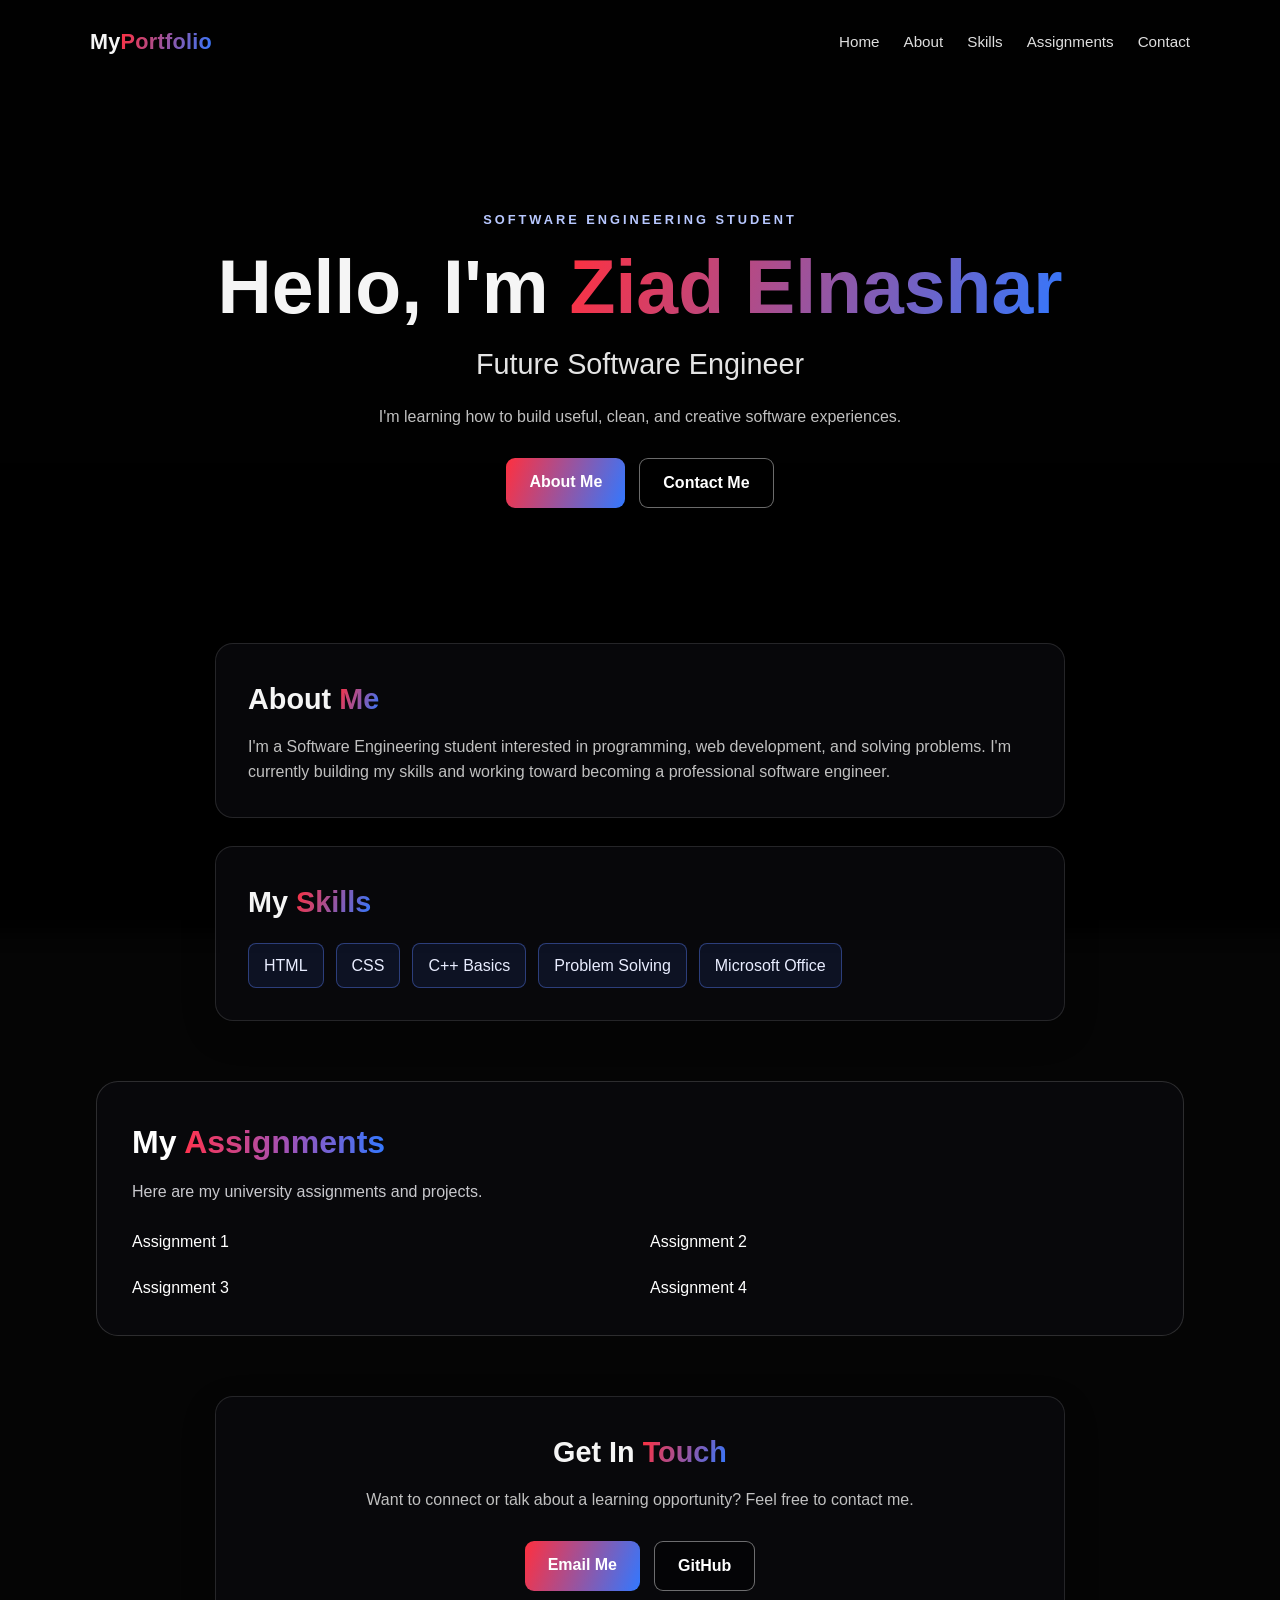
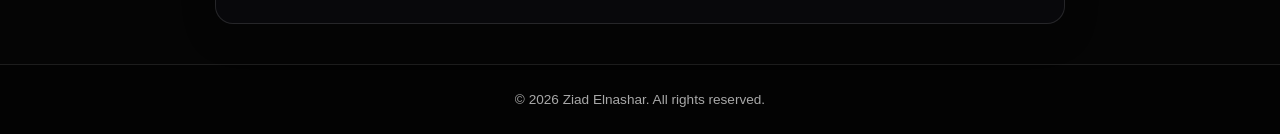
<file: index.html>
<!DOCTYPE html>
<html lang="en">
<head>
  <meta charset="UTF-8">
  <meta name="viewport" content="width=device-width, initial-scale=1.0">
  <title>My Portfolio</title>
  <link rel="stylesheet" href="style.css">
</head>
<body>
  <header class="navbar">
    <a class="logo" href="#home">My<span>Portfolio</span></a>
    <nav aria-label="Main navigation">
      <a href="#home">Home</a>
      <a href="#about">About</a>
      <a href="#skills">Skills</a>
      <a href="#assignments">Assignments</a>
      <a href="#contact">Contact</a>
    </nav>
  </header>

  <main>
    <section class="hero" id="home">
      <p class="eyebrow">SOFTWARE ENGINEERING STUDENT</p>
      <h1>Hello, I'm <span>Ziad Elnashar</span></h1>
      <h2>Future Software Engineer</h2>
      <p class="intro">I'm learning how to build useful, clean, and creative software experiences.</p>
      <div class="hero-buttons">
        <a class="button primary" href="#about">About Me</a>
        <a class="button secondary" href="#contact">Contact Me</a>
      </div>
    </section>

    <section class="section-card" id="about">
      <h2>About <span>Me</span></h2>
      <p>I'm a Software Engineering student interested in programming, web development, and solving problems. I'm currently building my skills and working toward becoming a professional software engineer.</p>
    </section>

    <section class="section-card" id="skills">
      <h2>My <span>Skills</span></h2>
      <div class="skills-list">
        <span class="skill">HTML</span>
        <span class="skill">CSS</span>
        <span class="skill">C++ Basics</span>
        <span class="skill">Problem Solving</span>
        <span class="skill">Microsoft Office</span>
      </div>
      </section>
      

     <!-- Assignments Section -->
<section class="assignments" id="assignments">

  <h2>My <span>Assignments</span></h2>

  <p class="assignments-description">
    Here are my university assignments and projects.
  </p>

  <div class="assignments-container" id="assignments-container">

    <!-- Add your assignments here -->
    <a href="assignments/Assignment 1.html" target="_blank"> Assignment 1 </a>
    <a href="assignments/Assignment 2.html" target="_blank"> Assignment 2 </a>
    <a href="assignments/Assignment 3.html" target="_blank"> Assignment 3 </a>
    <a href="assignments/Assignment 4.html" target="_blank"> Assignment 4 </a>

  </div>

</section>

    <section class="section-card contact-card" id="contact">
      <h2>Get In <span>Touch</span></h2>
      <p>Want to connect or talk about a learning opportunity? Feel free to contact me.</p>
      <div class="hero-buttons">
        <a class="button primary" href="mailto:zziaddmohamedd@example.com">Email Me</a>
        <a class="button secondary" href="https://github.com/ziad3034" target="_blank" rel="noopener noreferrer">GitHub</a>
      </div>
    </section>
  </main>

  <footer>© 2026 Ziad Elnashar. All rights reserved.</footer>
</body>
</html>
</file>
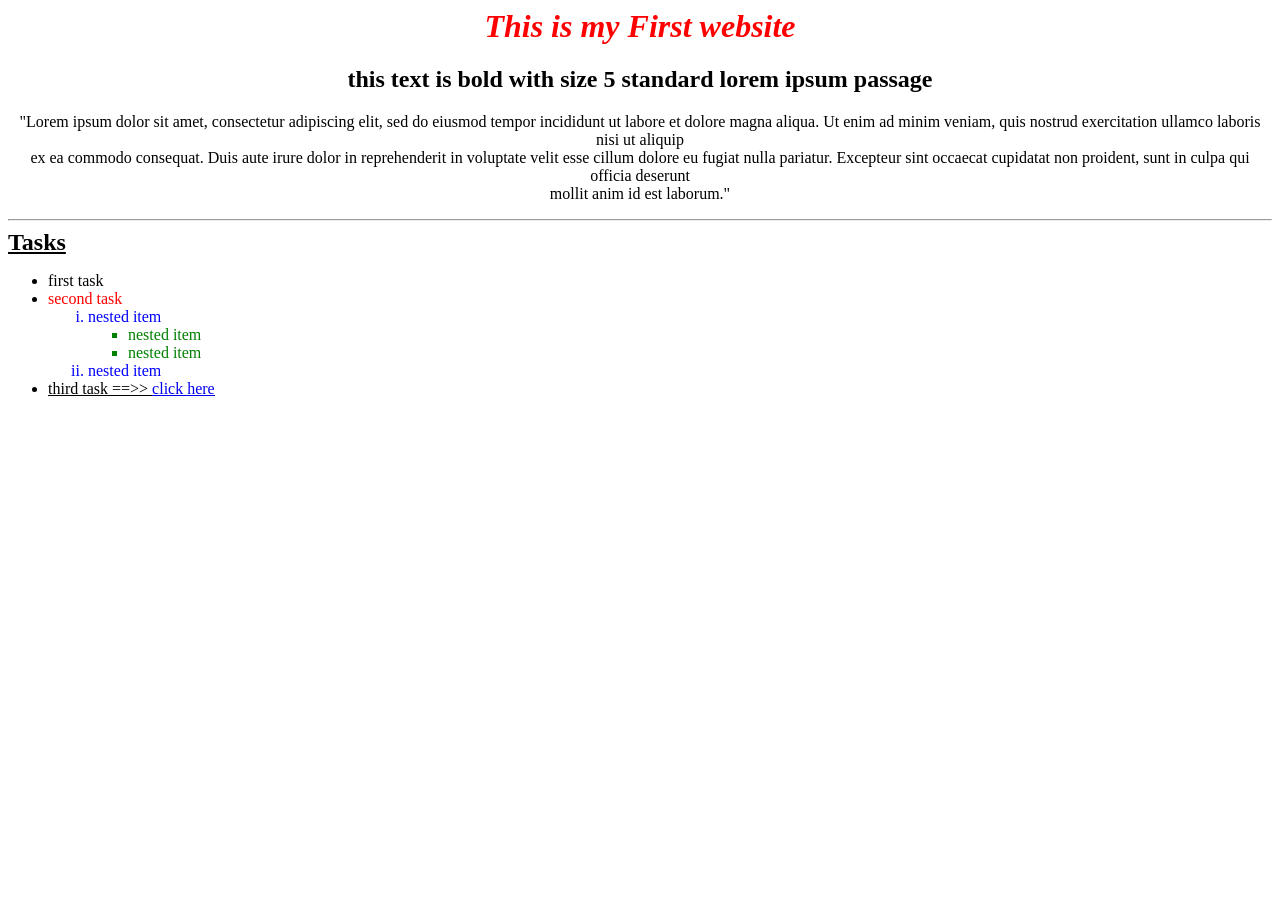
<file: assignments/Assignment 1.html>
<html>

<head> <title >
</title>
    </head>

    <body>
        <h1 align ="center">
            <font color = " red " >
                <i>
    This is my First website</i>
                </font>
</h1>
<h2 align="center">
<b> this text is bold with size 5 standard lorem ipsum passage</b></h2>

<p align="center">"Lorem ipsum dolor sit amet, consectetur adipiscing elit, sed do eiusmod tempor incididunt ut labore et dolore magna aliqua. Ut enim ad minim veniam, quis nostrud exercitation ullamco laboris nisi ut aliquip
     <br>ex ea commodo consequat. Duis aute irure dolor in reprehenderit in voluptate velit esse cillum dolore eu fugiat nulla pariatur. Excepteur sint occaecat cupidatat non proident, sunt in culpa qui officia deserunt 
     <br>mollit anim id est laborum."</p>

     <hr>

     <font size = "5" face = "algerian">
<b> <u>Tasks</u></b>
</font>
<ul>
    <li>first task</li>
    <li>
       <font color = "red"> second task </font>
       <ol type ="i">
        <font color ="blue">
        <li>nested item </li>
            <ul type = "square">
                <font color = "green">
                <li>nested item</li>
                <li>nested item</li> 
            </font></ul>
        </li>
           <li>nested item</li>
    </font>
        </ol>
        
<li><u> third task ==>>  <u>  <a href = "page2.html" target="_blank"> click here </a></li>
</ul>



    </body>





    </html>
</file>
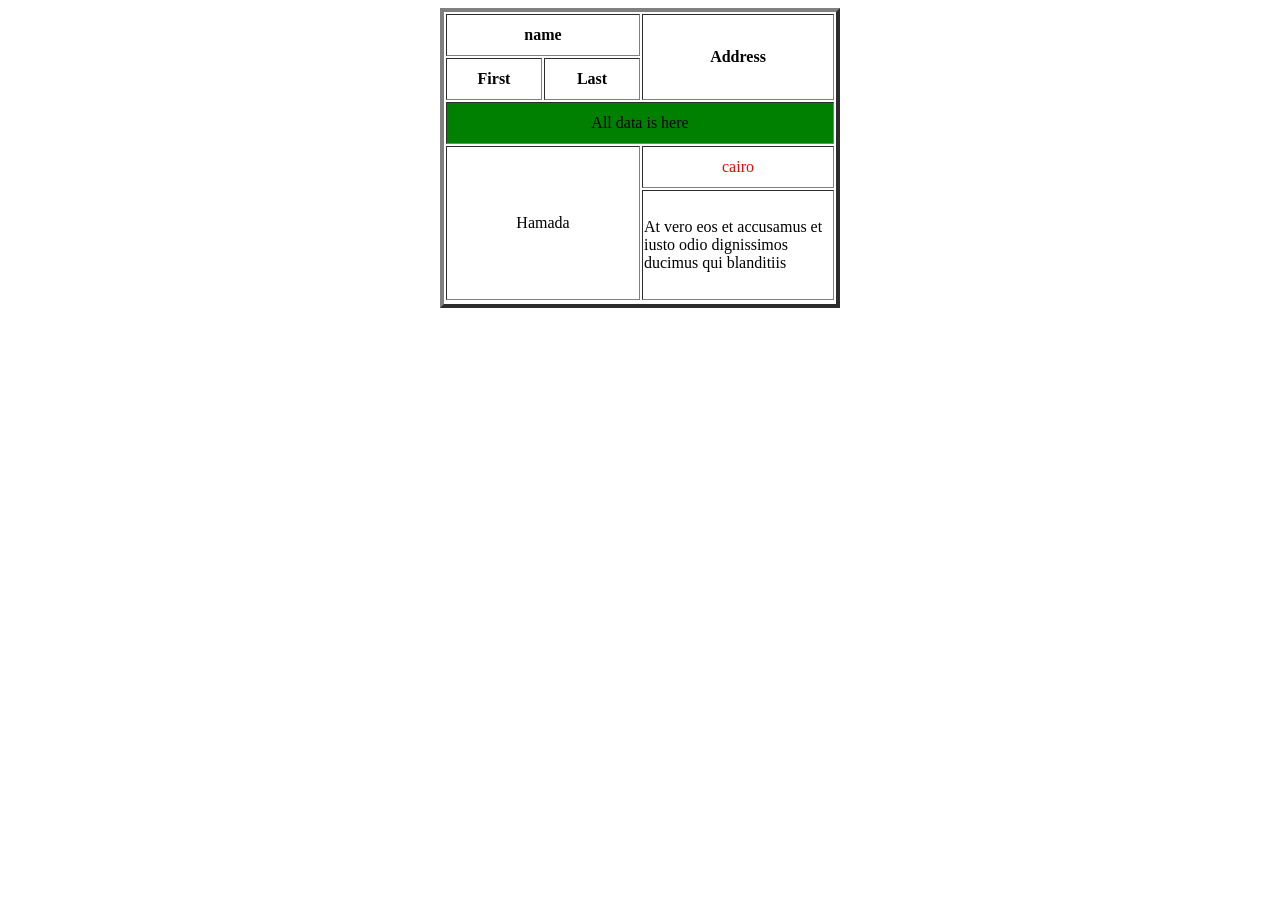
<file: assignments/Assignment 3.html>
<html>
<head>
    <title>Task 2</title>
</head>
<body>

    <h1>
       
    </h1>

<table align="center" border="4" width="400" height="300" > 
    <thead>
        <tr>
            <th colspan="2" WIDTH="">name</th>
            <th rowspan="2" width="50%">Address</th>
        </tr> 
        <tr>
            <th width="25%">First</th>
            <th>Last</th>
        </tr>
  

    <tr> 
        <td colspan="3" width="100%" bgcolor="green" align="center">All data is here</td>
        </tr>
    <tr> 
        <td rowspan="2" colspan="2" ALIGN="CENTER">Hamada</td>
        <td align="center"><font color="red" >cairo</td>
        
    </tr>
    <tr> <td> At vero eos et accusamus et iusto odio dignissimos ducimus qui blanditiis  </td>  </tr> 
    <tr></tr>
</thead>




</table>









</body>
</html>
</file>
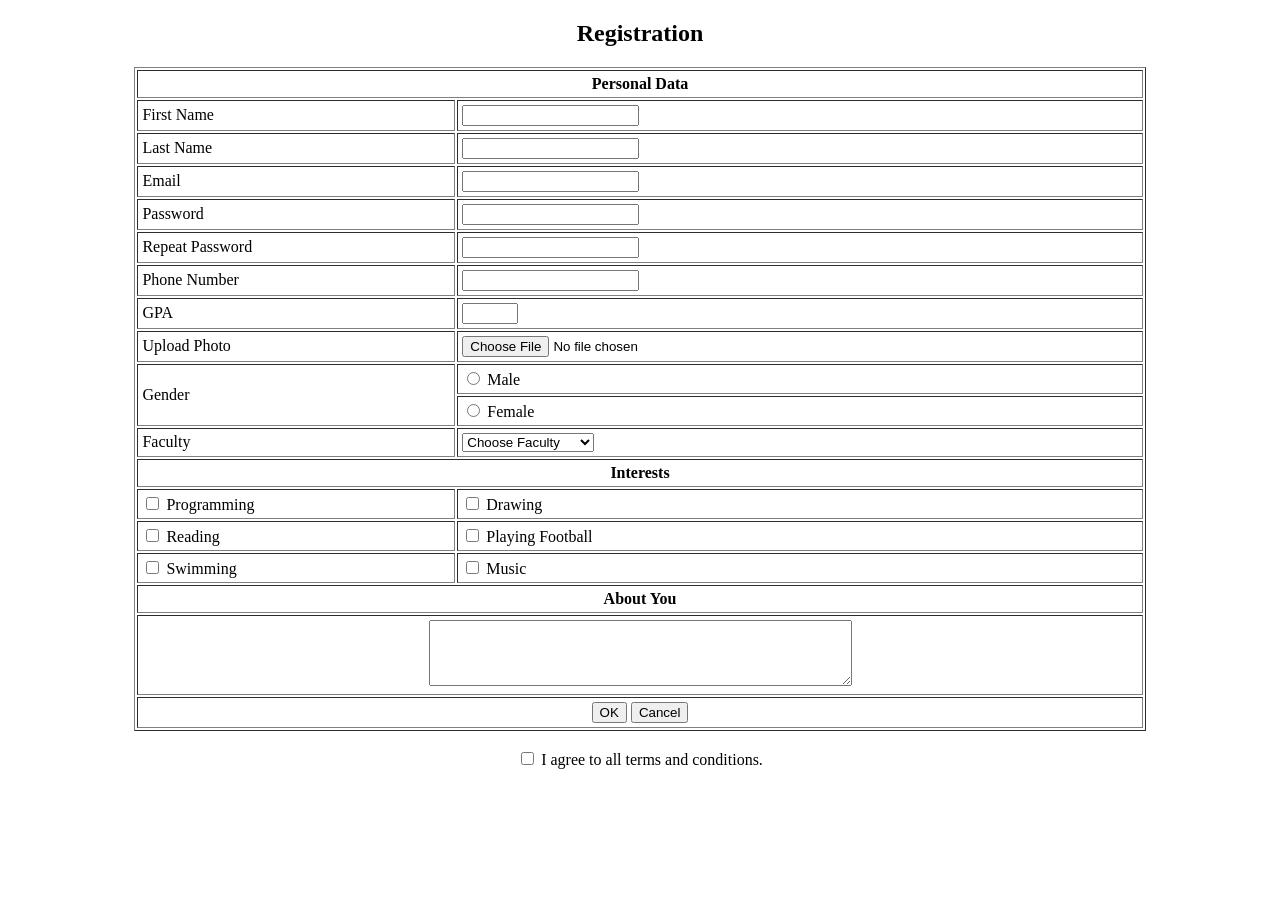
<file: assignments/Assignment 4.html>
<!DOCTYPE html>
<html>
<head>
    <title>Registration</title>
</head>

<body>

<h2 align="center">Registration</h2>

<form action="Thankyou.html" method="get">

<table border="1" width="80%" align="center" cellpadding="4">

    <tr>
        <th colspan="2">Personal Data</th>
    </tr>

    <tr>
        <td>First Name</td>
        <td>
            <input type="text" pattern="[A-Za-z ]+" required>
        </td>
    </tr>

    <tr>
        <td>Last Name</td>
        <td>
            <input type="text" pattern="[A-Za-z ]+" required>
        </td>
    </tr>

    <tr>
        <td>Email</td>
        <td>
            <input type="email" required>
        </td>
    </tr>

    <tr>
        <td>Password</td>
        <td>
            <input type="password" id="pass"
            pattern="(?=.*[a-z])(?=.*[A-Z])(?=.*[0-9])(?=.*[^A-Za-z0-9]).{8,}"
            required>
        </td>
    </tr>

    <tr>
        <td>Repeat Password</td>
        <td>
            <input type="password" id="repass" required>
        </td>
    </tr>

    <tr>
        <td>Phone Number</td>
        <td>
            <input type="tel"
            pattern="01[0125][0-9]{8}" required>
        </td>
    </tr>

    <tr>
        <td>GPA</td>
        <td>
            <input type="number" min="0" max="4"
            step="0.1" required>
        </td>
    </tr>

    <tr>
        <td>Upload Photo</td>
        <td>
            <input type="file" accept="image/*">
        </td>
    </tr>

    <tr>
        <td rowspan="2">Gender</td>
        <td>
            <input type="radio" name="gender" value="Male" required>
            Male
        </td>
    </tr>

    <tr>
        <td>
            <input type="radio" name="gender" value="Female">
            Female
        </td>
    </tr>

    <tr>
        <td>Faculty</td>
        <td>
            <select required>
                <option value="">Choose Faculty</option>
                <option>Computer Science</option>
                <option>Engineering</option>
                <option>Commerce</option>
                <option>Medicine</option>
            </select>
        </td>
    </tr>

    <tr>
        <th colspan="2">Interests</th>
    </tr>

    <tr>
        <td>
            <input type="checkbox" name="interest" value="Programming">
            Programming
        </td>

        <td>
            <input type="checkbox" name="interest" value="Drawing">
            Drawing
        </td>
    </tr>

    <tr>
        <td>
            <input type="checkbox" name="interest" value="Reading">
            Reading
        </td>

        <td>
            <input type="checkbox" name="interest" value="Football">
            Playing Football
        </td>
    </tr>

    <tr>
        <td>
            <input type="checkbox" name="interest" value="Swimming">
            Swimming
        </td>

        <td>
            <input type="checkbox" name="interest" value="Music">
            Music
        </td>
    </tr>

    <tr>
        <th colspan="2">About You</th>
    </tr>

    <tr>
        <td colspan="2" align="center">
            <textarea rows="4" cols="50"></textarea>
        </td>
    </tr>

    <tr>
        <td colspan="2" align="center">

            <button type="submit">OK</button>

            <button type="reset">Cancel</button>

        </td>
    </tr>

</table>

<br>

<center>
    <input type="checkbox" required>
    I agree to all terms and conditions.
</center>

</form>





</body>
</html>
</file>
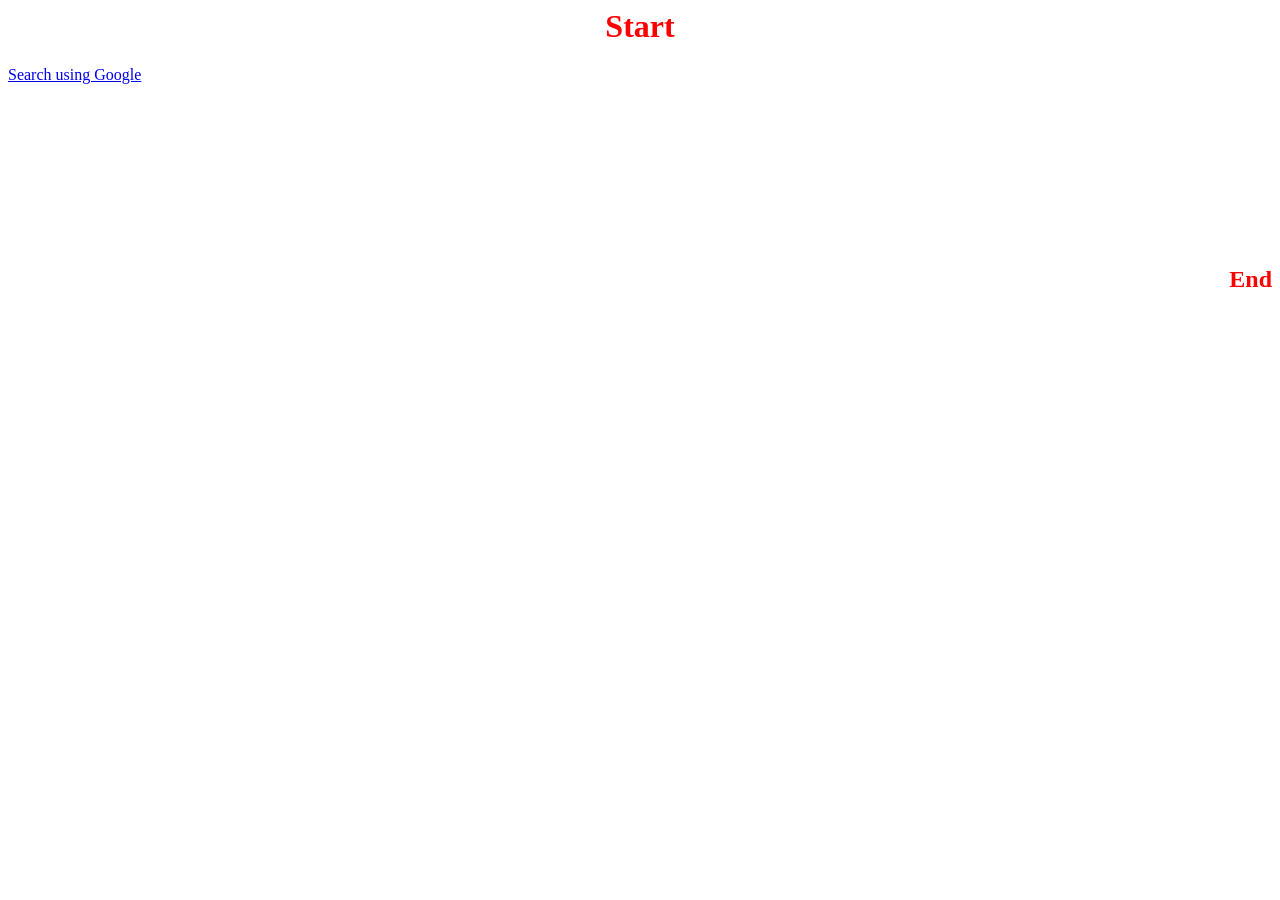
<file: assignments/page2.html>
<html>
<html>
<head>
    <title>Page 2</title>
</head>
<body>

    <h1 align = "center">
        <font color="red"> Start</font>
        </h1>

    <a href="https://www.google.com" target="_blank">
        Search using Google
    </a>

    <br><br><br><br><br><br><br><br><br><br>

    <h2 id="end" align="right"> <font color="red">End</font></h2>

    

</body>
</html>
</file>
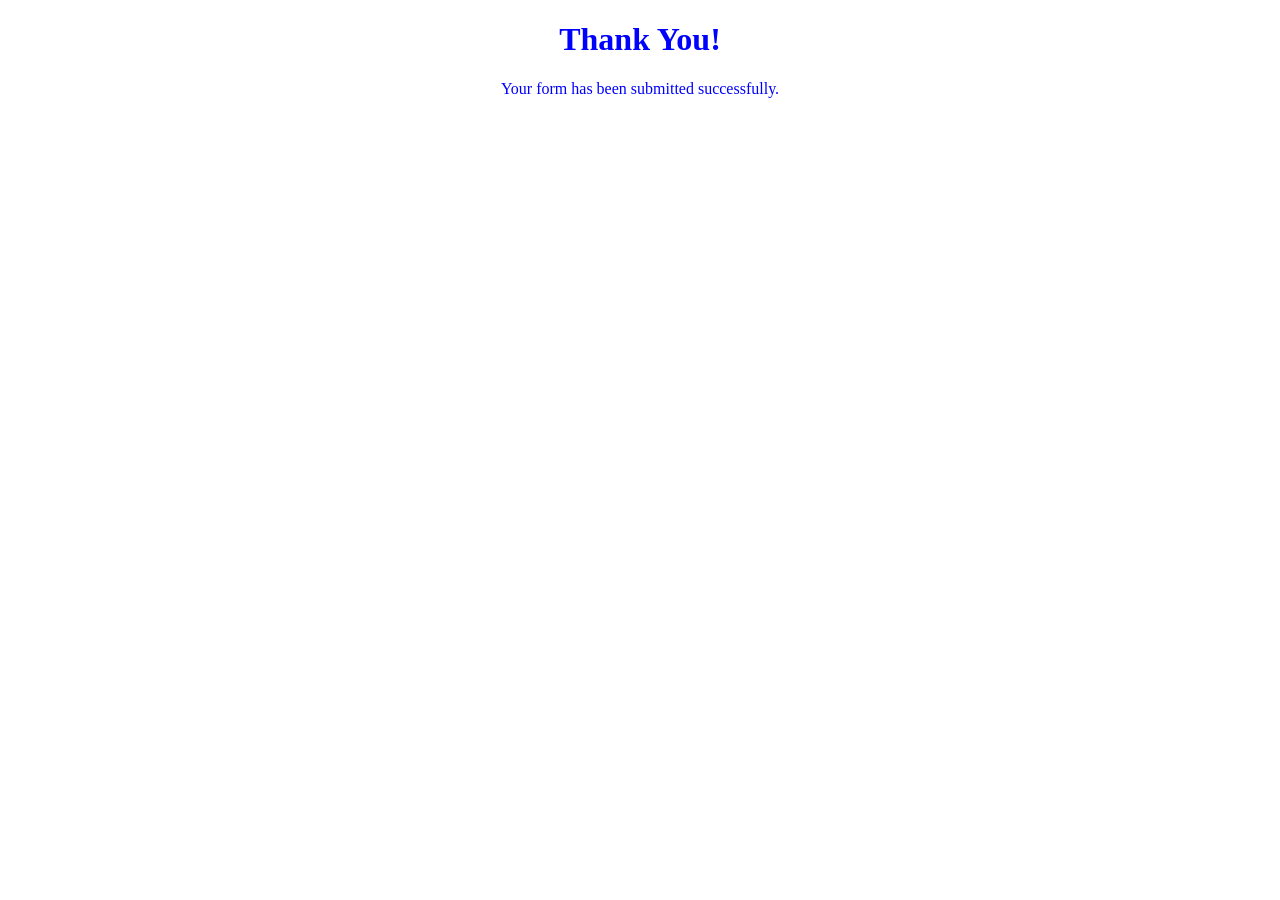
<file: assignments/Thankyou.html>
<!DOCTYPE html>
<html lang="en">
<head>
    <meta charset="UTF-8">
    <meta name="viewport" content="width=device-width, initial-scale=1.0">
    <title>Thank You</title>
</head>
<body><font color="blue" align="center">
    <h1>Thank You!</h1>
    <p>Your form has been submitted successfully.</p>
</font></body>
</html>
</file>
<file: style.css>
:root {
  --background: #050505;
  --text: #f5f5f5;
  --muted: #c0c0c0;
  --red: #ff303f;
  --blue: #3278ff;
  --panel: rgba(10, 10, 14, 0.72);
}

* {
  box-sizing: border-box;
  margin: 0;
  padding: 0;
}

html {
  scroll-behavior: smooth;
  background: var(--background);
}

body {
  min-height: 100vh;
  position: relative;
  isolation: isolate;
  overflow-x: hidden;
  background: transparent;
  color: var(--text);
  font-family: Arial, Helvetica, sans-serif;
  line-height: 1.6;
}

/* Blurred image background with a dark overlay */
body::before {
  content: "";
  position: fixed;
  inset: -18px;
  z-index: -2;
  pointer-events: none;
  background-image:
    linear-gradient(rgba(0, 0, 0, 0.72), rgba(0, 0, 0, 0.88)),
    url("https://tse2.mm.bing.net/th/id/OIP.6WdV5PE-mgxayTFiIqAnPwHaF7?r=0&rs=1&pid=ImgDetMain&o=7&rm=3");
  background-position: center;
  background-size: cover;
  background-repeat: no-repeat;
  filter: blur(9px);
  transform: scale(1.03);
}

body::after {
  content: "";
  position: fixed;
  inset: 0;
  z-index: -1;
  pointer-events: none;
  background: rgba(0, 0, 0, 0.18);
}

a {
  color: inherit;
  text-decoration: none;
}

.navbar {
  width: min(1100px, 90%);
  margin: 0 auto;
  padding: 25px 0;
  display: flex;
  justify-content: space-between;
  align-items: center;
  gap: 24px;
}

.logo {
  font-size: 1.35rem;
  font-weight: 800;
  letter-spacing: 0.3px;
}

.logo span,
h1 span,
.section-card h2 span {
  background: linear-gradient(110deg, var(--red), var(--blue));
  -webkit-background-clip: text;
  background-clip: text;
  color: transparent;
}

nav {
  display: flex;
  flex-wrap: wrap;
  gap: 24px;
}

nav a {
  color: #dedede;
  font-size: 0.95rem;
  transition: color 0.2s ease;
}

nav a:hover {
  color: var(--red);
}

.hero {
  width: min(900px, 90%);
  min-height: 62vh;
  margin: 0 auto;
  display: flex;
  flex-direction: column;
  justify-content: center;
  align-items: center;
  text-align: center;
  padding: 65px 0 75px;
}

.eyebrow {
  color: #b8c8ff;
  font-size: 0.8rem;
  font-weight: 700;
  letter-spacing: 3px;
  margin-bottom: 15px;
}

.hero h1 {
  font-size: clamp(2.5rem, 7vw, 4.7rem);
  line-height: 1.12;
  margin-bottom: 12px;
}

.hero h2 {
  font-size: clamp(1.2rem, 3vw, 1.8rem);
  color: #e4e4e4;
  font-weight: 500;
}

.intro {
  max-width: 580px;
  margin-top: 17px;
  color: var(--muted);
}

.hero-buttons {
  display: flex;
  justify-content: center;
  flex-wrap: wrap;
  gap: 14px;
  margin-top: 28px;
}

.button {
  display: inline-block;
  padding: 11px 23px;
  border-radius: 9px;
  font-weight: 700;
  transition: transform 0.2s ease, box-shadow 0.2s ease;
}

.button:hover {
  transform: translateY(-3px);
  box-shadow: 0 8px 24px rgba(0, 0, 0, 0.35);
}

.button.primary {
  background: linear-gradient(110deg, var(--red), var(--blue));
  color: white;
}

.button.secondary {
  border: 1px solid rgba(255, 255, 255, 0.42);
  background: rgba(0, 0, 0, 0.3);
  color: white;
}

.section-card {
  width: min(850px, 90%);
  margin: 0 auto 28px;
  padding: 32px;
  border: 1px solid rgba(255, 255, 255, 0.12);
  border-radius: 18px;
  background: var(--panel);
  backdrop-filter: blur(5px);
  box-shadow: 0 12px 35px rgba(0, 0, 0, 0.2);
  scroll-margin-top: 25px;
}

.section-card h2 {
  font-size: 1.8rem;
  margin-bottom: 12px;
}

.section-card p {
  color: var(--muted);
}

.skills-list {
  display: flex;
  flex-wrap: wrap;
  gap: 12px;
  margin-top: 18px;
}

.skill {
  padding: 9px 15px;
  border-radius: 8px;
  border: 1px solid rgba(92, 130, 255, 0.4);
  background: rgba(45, 78, 160, 0.16);
  color: #e9edff;
}

.contact-card {
  text-align: center;
  margin-bottom: 40px;
}

footer {
  padding: 24px 15px;
  text-align: center;
  color: #a8a8a8;
  font-size: 0.85rem;
  border-top: 1px solid rgba(255, 255, 255, 0.1);
  background: rgba(0, 0, 0, 0.25);
}

@media (max-width: 600px) {
  .navbar {
    flex-direction: column;
    padding: 20px 0;
  }

  nav {
    justify-content: center;
    gap: 15px;
  }

  .hero {
    min-height: auto;
    padding: 65px 0;
  }

  .section-card {
    padding: 24px 20px;
  }
}
/* Assignments Section */

.assignments {
    width: 85%;
    max-width: 1100px;
    margin: 60px auto;
    padding: 35px;
    border: 1px solid rgba(255, 255, 255, 0.15);
    border-radius: 22px;
    background: rgba(10, 10, 14, 0.85);
    color: white;
}

.assignments h2 {
    font-size: 32px;
    margin-bottom: 10px;
}

.assignments h2 span {
    background: linear-gradient(
        90deg,
        #ff334f,
        #a451b4,
        #3478ff
    );

    -webkit-background-clip: text;
    background-clip: text;
    color: transparent;
}

.assignments-description {
    color: #c8c8cd;
    margin-bottom: 25px;
}

.assignments-container {
    display: grid;
    grid-template-columns: repeat(2, minmax(0, 1fr));
    gap: 20px;
}

.assignment-card {
    padding: 25px;
    border-radius: 15px;
    background: rgba(255, 255, 255, 0.04);
    border: 1px solid rgba(255, 255, 255, 0.12);
    transition: transform 0.3s, border-color 0.3s;
}

.assignment-card:hover {
    transform: translateY(-5px);
    border-color: #8b66e8;
}

.assignment-card h3 {
    font-size: 21px;
    margin-bottom: 8px;
}

.assignment-card p {
    color: #c8c8cd;
    margin-bottom: 20px;
}

.assignment-card a {
    display: inline-block;
    padding: 10px 18px;
    border-radius: 8px;
    color: white;
    text-decoration: none;
    font-weight: bold;
    background: linear-gradient(100deg, #ff334f, #3478ff);
}

.assignment-card a:hover {
    opacity: 0.85;
}

@media (max-width: 600px) {
    .assignments {
        width: 92%;
        padding: 22px;
    }

    .assignments-container {
        grid-template-columns: 1fr;
    }
}
</file>
